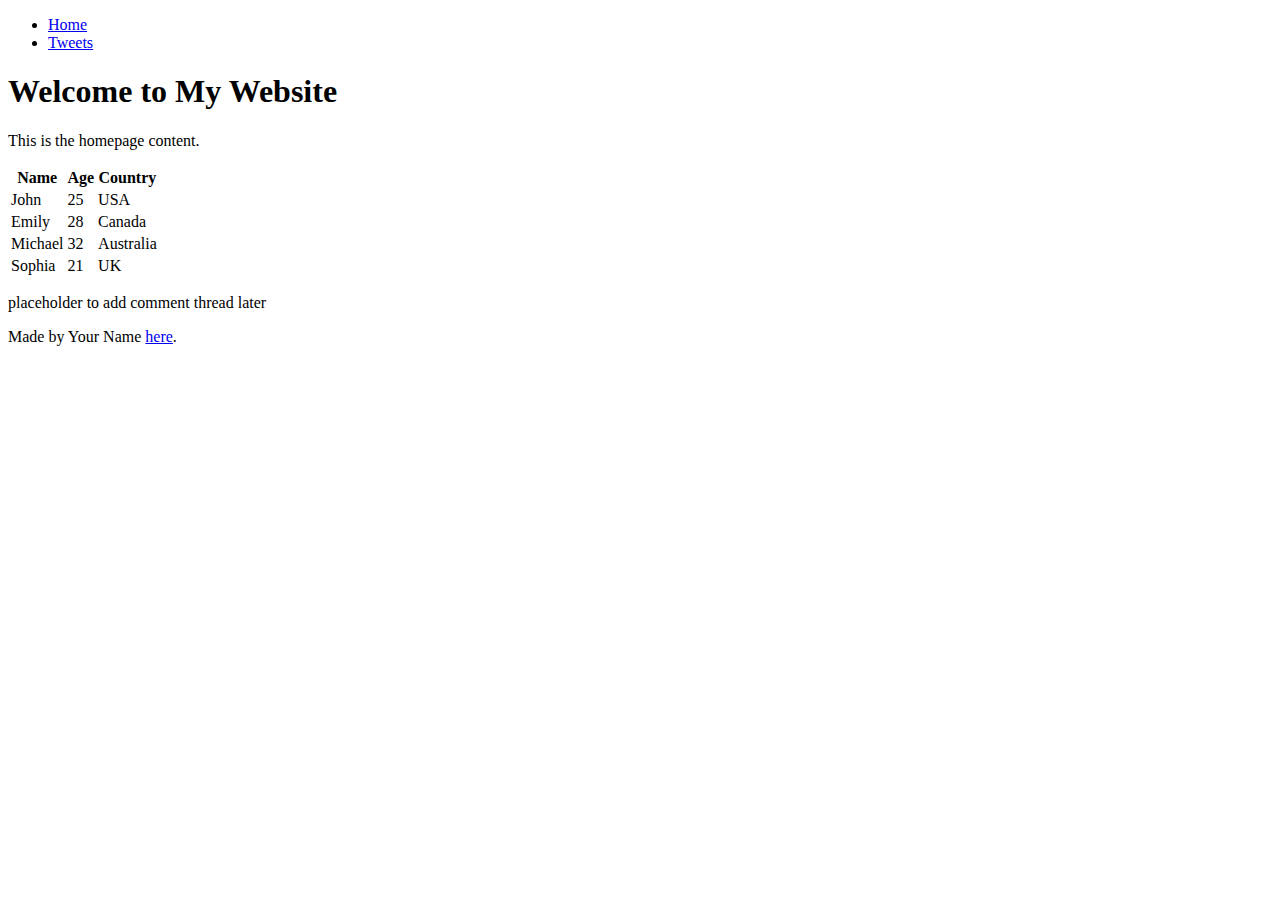
<file: Index.html>
<!DOCTYPE html>
<html lang="en">
<head>
    <meta charset="UTF-8" />
    <meta name="viewport" content="width=device-width, initial-scale=1" />
    <title>Home</title>
</head>
<body>
    <header>
        <ul>
            <li><a href="index.html">Home</a></li>
            <li><a href="tweets.html">Tweets</a></li>
        </ul>
    </header>
    <main>
        <article>
            <h1>Welcome to My Website</h1>
            <p>This is the homepage content.</p>

            <!-- Table of learners -->
            <table>
                <thead>
                    <tr>
                        <th>Name</th>
                        <th>Age</th>
                        <th>Country</th>
                    </tr>
                </thead>
                <tbody>
                    <tr>
                        <td>John</td>
                        <td>25</td>
                        <td>USA</td>
                    </tr>
                    <tr>
                        <td>Emily</td>
                        <td>28</td>
                        <td>Canada</td>
                    </tr>
                    <tr>
                        <td>Michael</td>
                        <td>32</td>
                        <td>Australia</td>
                    </tr>
                    <tr>
                        <td>Sophia</td>
                        <td>21</td>
                        <td>UK</td>
                    </tr>
                </tbody>
            </table>
        </article>
        <aside>
            <p>placeholder to add comment thread later</p>
        </aside>
    </main>
    <footer>
        <p>Made by Your Name <a href="https://your-link.com" target="_blank">here</a>.</p>
    </footer>
</body>
</html>
</file>
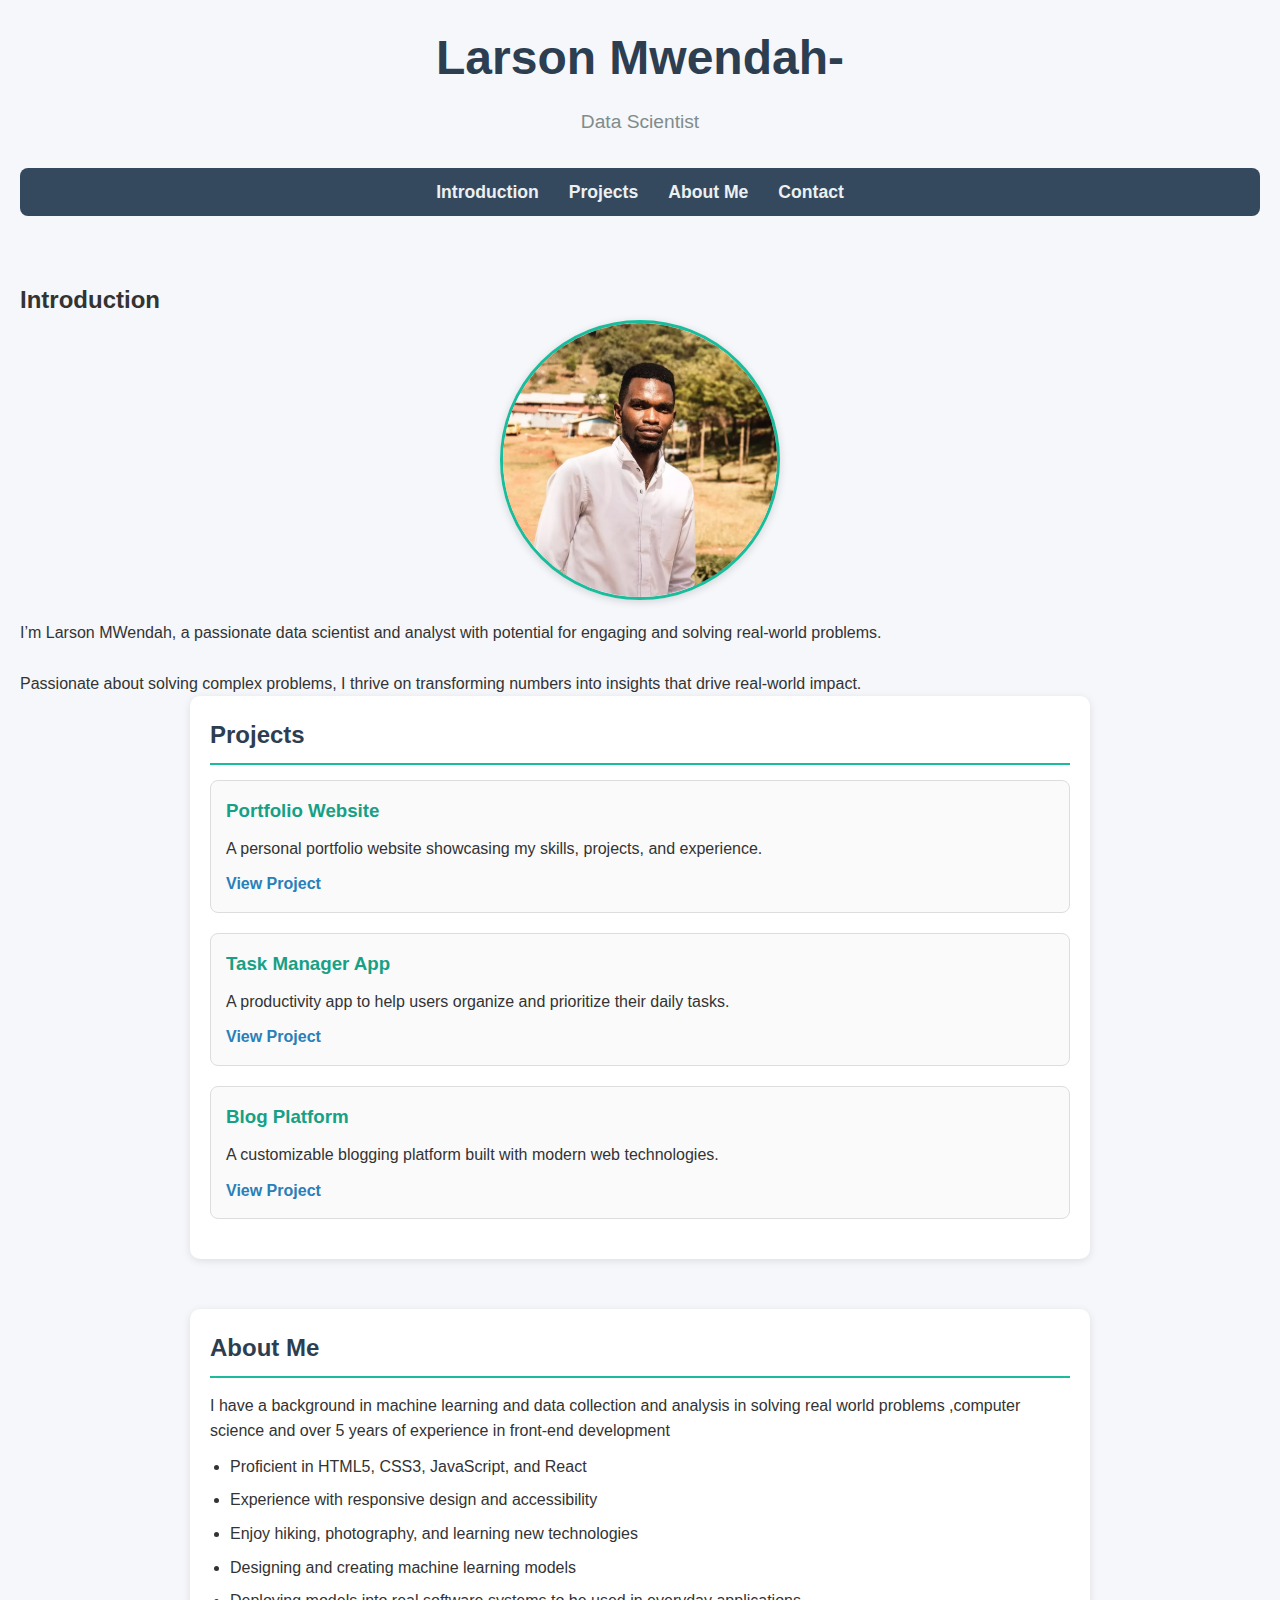
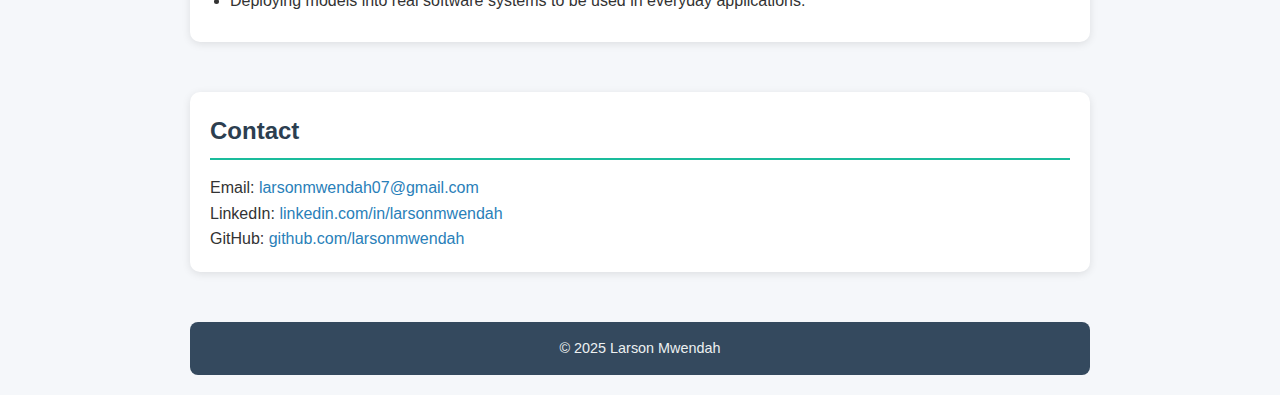
<file: index.html>
<!DOCTYPE html>
<html lang="en">
<head>
    <meta charset="utf-8">
    <link rel="stylesheet" href="style.css">

    <title>Larson Mwendah- Personal Portfolio</title>
</head>
<body>
    <header>
        <h1>Larson Mwendah-</h1>
        <p>Data Scientist</p>
    </header>

    <nav>
        <ul>
            <li><a href="#introduction">Introduction</a></li>
            <li><a href="#projects">Projects</a></li>
            <li><a href="#about">About Me</a></li>
            <li><a href="#contact">Contact</a></li>
        </ul>
    </nav>

    <br id="introduction">
        <h2>Introduction</h2>
        <img src="WhatsApp Image 2025-06-03 at 16.24.42_ba541162.jpg" alt="Profile Photo" class="profile-photo">

        <p>I’m Larson MWendah, a passionate data scientist and analyst with potential for engaging and solving real-world problems.</p>
        <br>Passionate about solving complex problems, I thrive on transforming numbers into insights that drive real-world impact.</br>
    </section>

    <section id="projects">
        <h2>Projects</h2>

        <article class="project">
            <h3>Portfolio Website</h3>
            <p>A personal portfolio website showcasing my skills, projects, and experience.</p>
            <a href="https://example.com/portfolio" target="_blank" rel="noopener noreferrer">View Project</a>
        </article>

        <article class="project">
            <h3>Task Manager App</h3>
            <p>A productivity app to help users organize and prioritize their daily tasks.</p>
            <a href="https://example.com/task-manager" target="_blank" rel="noopener noreferrer">View Project</a>
        </article>

        <article class="project">
            <h3>Blog Platform</h3>
            <p>A customizable blogging platform built with modern web technologies.</p>
            <a href="https://example.com/blog-platform" target="_blank" rel="noopener noreferrer">View Project</a>
        </article>
    </section>

    <section id="about">
        <h2>About Me</h2>
        <p>I have a background in machine learning and data collection and analysis in solving real world problems ,computer science and over 5 years of experience in front-end development </p>
        <ul>
            <li>Proficient in HTML5, CSS3, JavaScript, and React</li>
            <li>Experience with responsive design and accessibility</li>
            <li>Enjoy hiking, photography, and learning new technologies</li>
            <li>Designing and creating machine learning models </li>
            <li>Deploying models into real software systems to be used in everyday applications.</li>
        </ul>
    </section>

    <section id="contact">
        <h2>Contact</h2>
        <p>Email: <a href="larsonmwendah07@gmail.com">larsonmwendah07@gmail.com</a></p>
        <p>
            LinkedIn: 
            <a href="https://linkedin.com/in/larsonmwendah" target="_blank" rel="noopener noreferrer">linkedin.com/in/larsonmwendah</a>
        </p>
        <p>
            GitHub: 
            <a href="https://github.com/larsonmwendah" target="_blank" rel="noopener noreferrer">github.com/larsonmwendah</a>
        </p>
    </section>

    <footer>
        <p>&copy; 2025 Larson Mwendah</p>
    </footer>
</body>
</html>
</file>
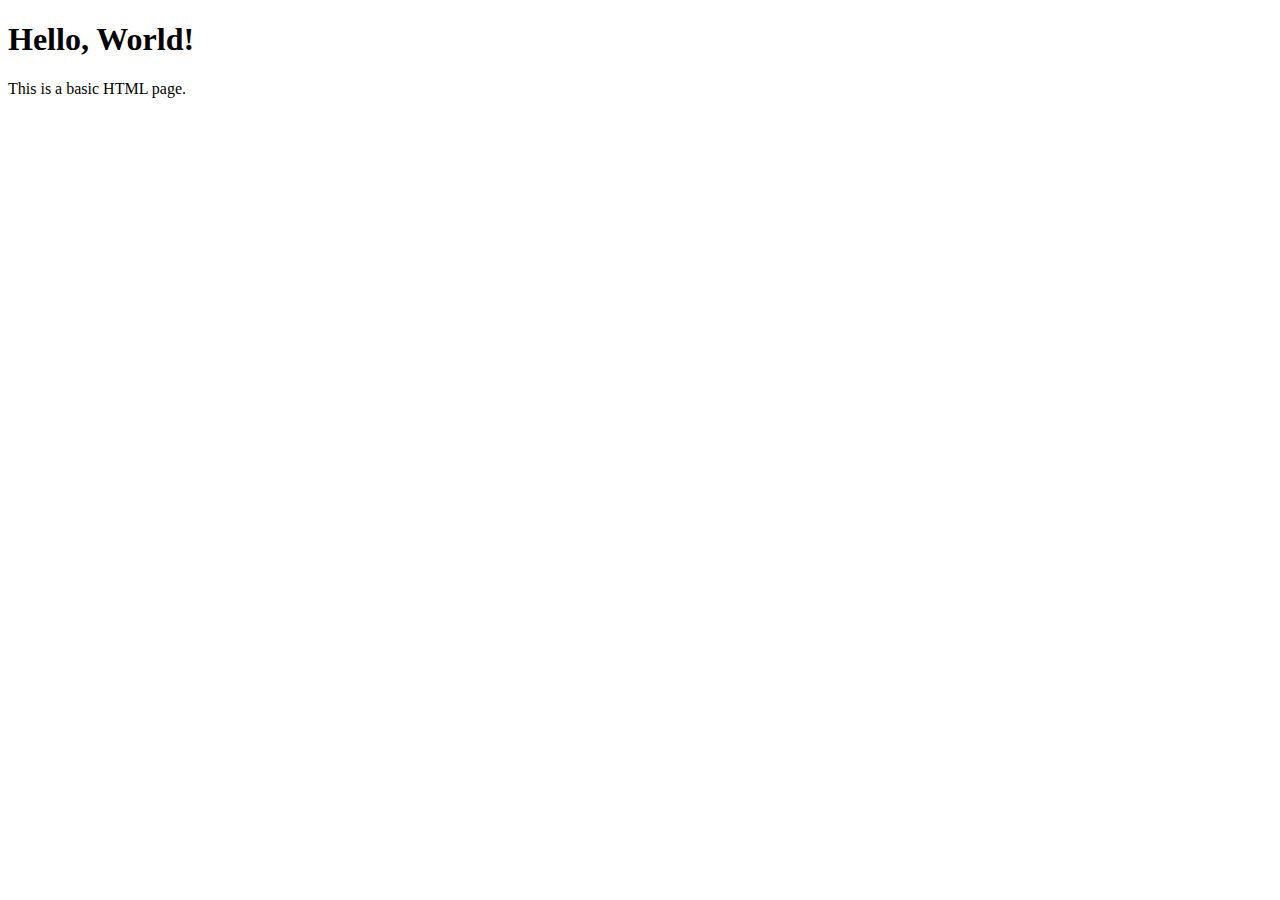
<file: base_index.html>
<!DOCTYPE html>
<html lang="en">
<head>
    <meta charset="UTF-8">
    <meta name="viewport" content="width=device-width, initial-scale=1.0">
    <title>Basic HTML Page</title>
</head>
<body>
    <h1>Hello, World!</h1>
    <p>This is a basic HTML page.</p>
</body>
</html>
</file>
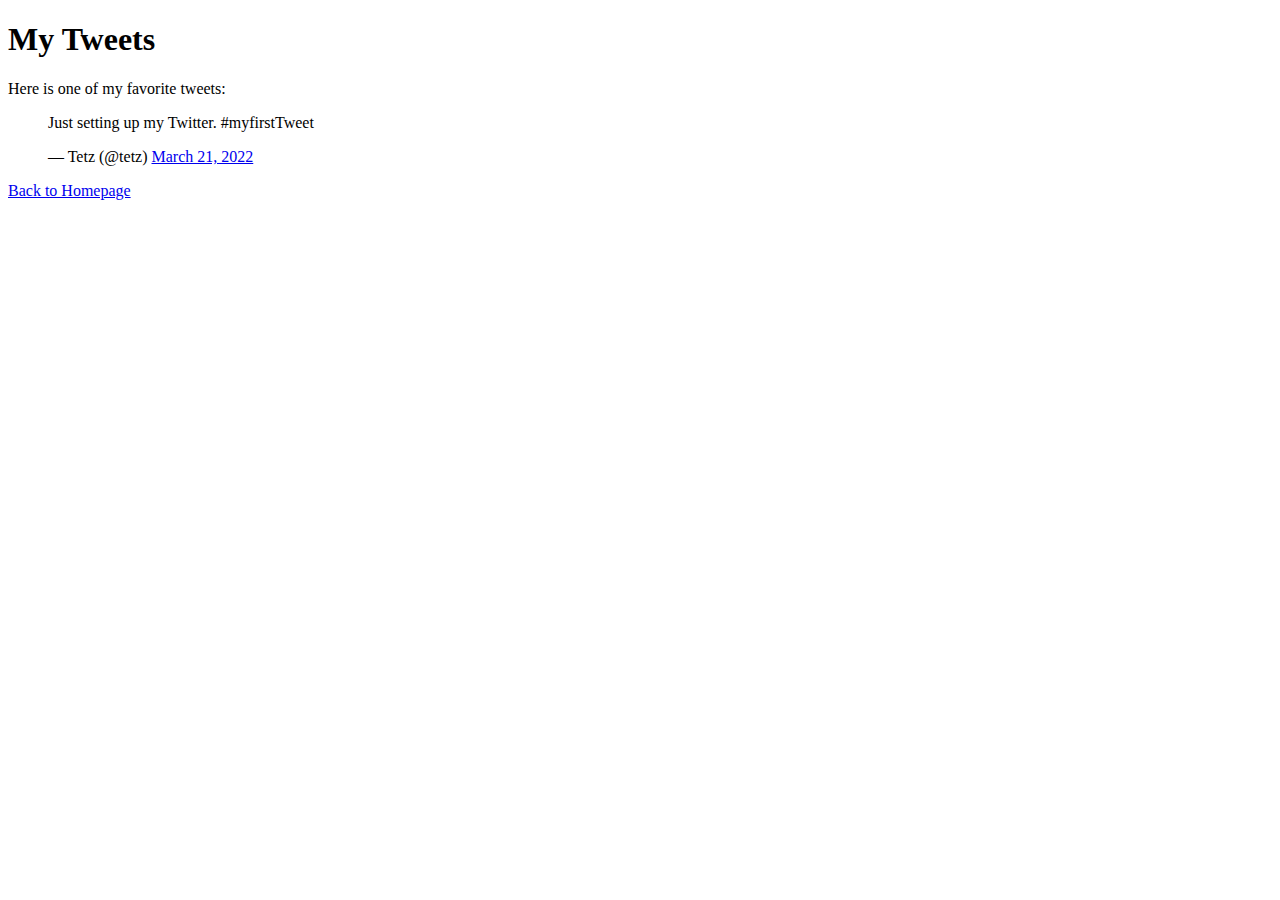
<file: Index.htm l, tweets.html>
<!DOCTYPE html>
<html lang="en">
<head>
    <meta charset="UTF-8">
    <title>My Tweets</title>
</head>
<body>

    <h1>My Tweets</h1>

    <p>Here is one of my favorite tweets:</p>

    <blockquote class="twitter-tweet">
      <p lang="en" dir="ltr">Just setting up my Twitter. #myfirstTweet</p>&mdash; Tetz (@tetz) 
      <a href="https://x.com/FabrizioRomano/status/1840444560859595067?t=__YE3ev2ENCwMllivz_wHg&s=19">March 21, 2022</a>
    </blockquote> 
    <script async src="https://platform.twitter.com/widgets.js"></script>

    <p><a href="index.html">Back to Homepage</a></p>

</body>
</html>
</file>
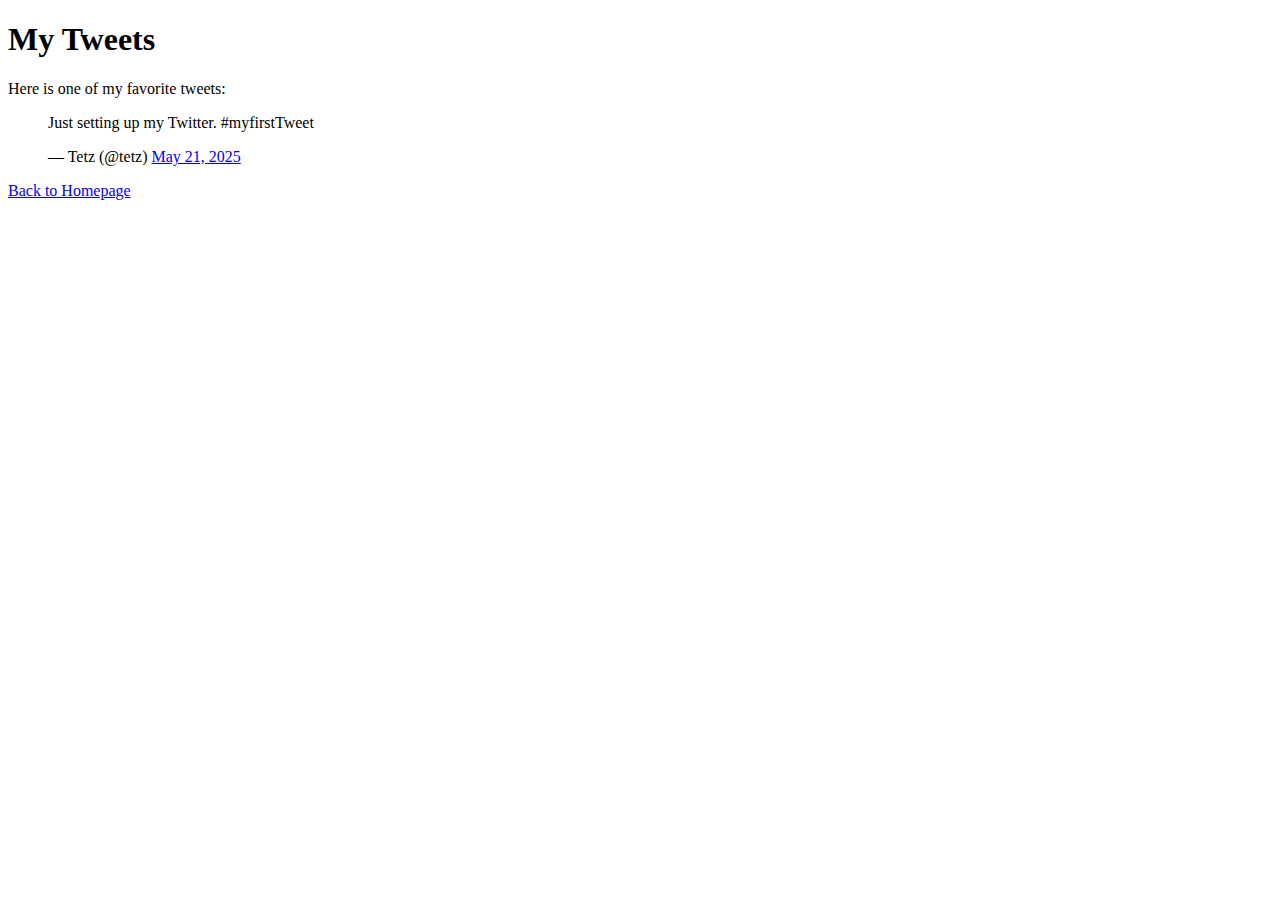
<file: Index.html, tweets.html>
<!DOCTYPE html>
<html lang="en">
<head>
    <meta charset="UTF-8" >
    <title>My Tweets</title>
</head>
<body>

    <h1>My Tweets</h1>

    <p>Here is one of my favorite tweets:</p>

    <blockquote class="twitter-tweet">
      <p lang="en" dir="ltr">Just setting up my Twitter. #myfirstTweet</p>&mdash; Tetz (@tetz) 
      <a href="https://x.com/FabrizioRomano/status/1840444560859595067?t=__YE3ev2ENCwMllivz_wHg&s=19">May 21, 2025</a>
    </blockquote> 
    <script async src="https://platform.twitter.com/widgets.js"></script>

    <p><a href="index.html">Back to Homepage</a></p>

</body>
</html>
</file>
<file: style.css>
/* Reset some default styles */
* {
    margin: 0;
    padding: 0;
    box-sizing: border-box;
}

/* Body styling */
body {
    font-family: Arial, sans-serif;
    background-color: #f5f7fa;
    color: #333;
    line-height: 1.6;
    padding: 20px;
}

/* Header styling */
header {
    text-align: center;
    margin-bottom: 30px;
}

header h1 {
    font-size: 3rem;
    color: #2c3e50;
    margin-bottom: 10px;
        
    }
    
   


header p {
    font-size: 1.2rem;
    color: #7f8c8d;
}


/* Navigation bar */
nav ul {
    list-style: none;
    display: flex;
    justify-content: center;
    gap: 30px;
    margin-bottom: 40px;
    background-color: #34495e;
    padding: 10px 0;
    border-radius: 8px;
}

nav ul li a {
    color: #ecf0f1;
    text-decoration: none;
    font-weight: bold;
    font-size: 1.1rem;
    transition: color 0.3s ease;
}

nav ul li a:hover {
    color: #1abc9c;
}

/* Sections */
section {
    max-width: 900px;
    margin: 0 auto 50px auto;
    padding: 20px;
    background-color: #ffffff;
    border-radius: 10px;
    box-shadow: 0 2px 8px rgba(0,0,0,0.1);
}

section h2 {
    color: #2c3e50;
    margin-bottom: 15px;
    border-bottom: 2px solid #1abc9c;
    padding-bottom: 8px;
}

/* Project articles */
article.project {
    border: 1px solid #ddd;
    padding: 15px;
    margin-bottom: 20px;
    border-radius: 8px;
    background-color: #fafafa;
    transition: box-shadow 0.3s ease;
}

article.project:hover {
    box-shadow: 0 4px 12px rgba(26, 188, 156, 0.3);
}

article.project h3 {
    margin-bottom: 10px;
    color: #16a085;
}

article.project p {
    margin-bottom: 10px;
}

article.project a {
    color: #2980b9;
    text-decoration: none;
    font-weight: bold;
}

article.project a:hover {
    text-decoration: underline;
}

/* About Me list */
section#about ul {
    list-style-type: disc;
    margin-left: 20px;
    margin-top: 10px;
}

section#about ul li {
    margin-bottom: 8px;
}

/* Contact links */
section#contact a {
    color: #2980b9;
    text-decoration: none;
}

section#contact a:hover {
    text-decoration: underline;
}

/* Footer */
footer {
    text-align: center;
    padding: 15px 0;
    background-color: #34495e;
    color: #ecf0f1;
    border-radius: 8px;
    max-width: 900px;
    margin: 0 auto;
    font-size: 0.9rem;
}

.profile-photo {
    width: 280px;           
    height: 280px;
    border-radius: 50%;     
    object-fit: cover;      
    display: block;
    margin: 0 auto 20px auto; 
    box-shadow: 0 2px 8px rgba(0,0,0,0.15); 
    border: 3px solid #1abc9c; 
}
</file>
